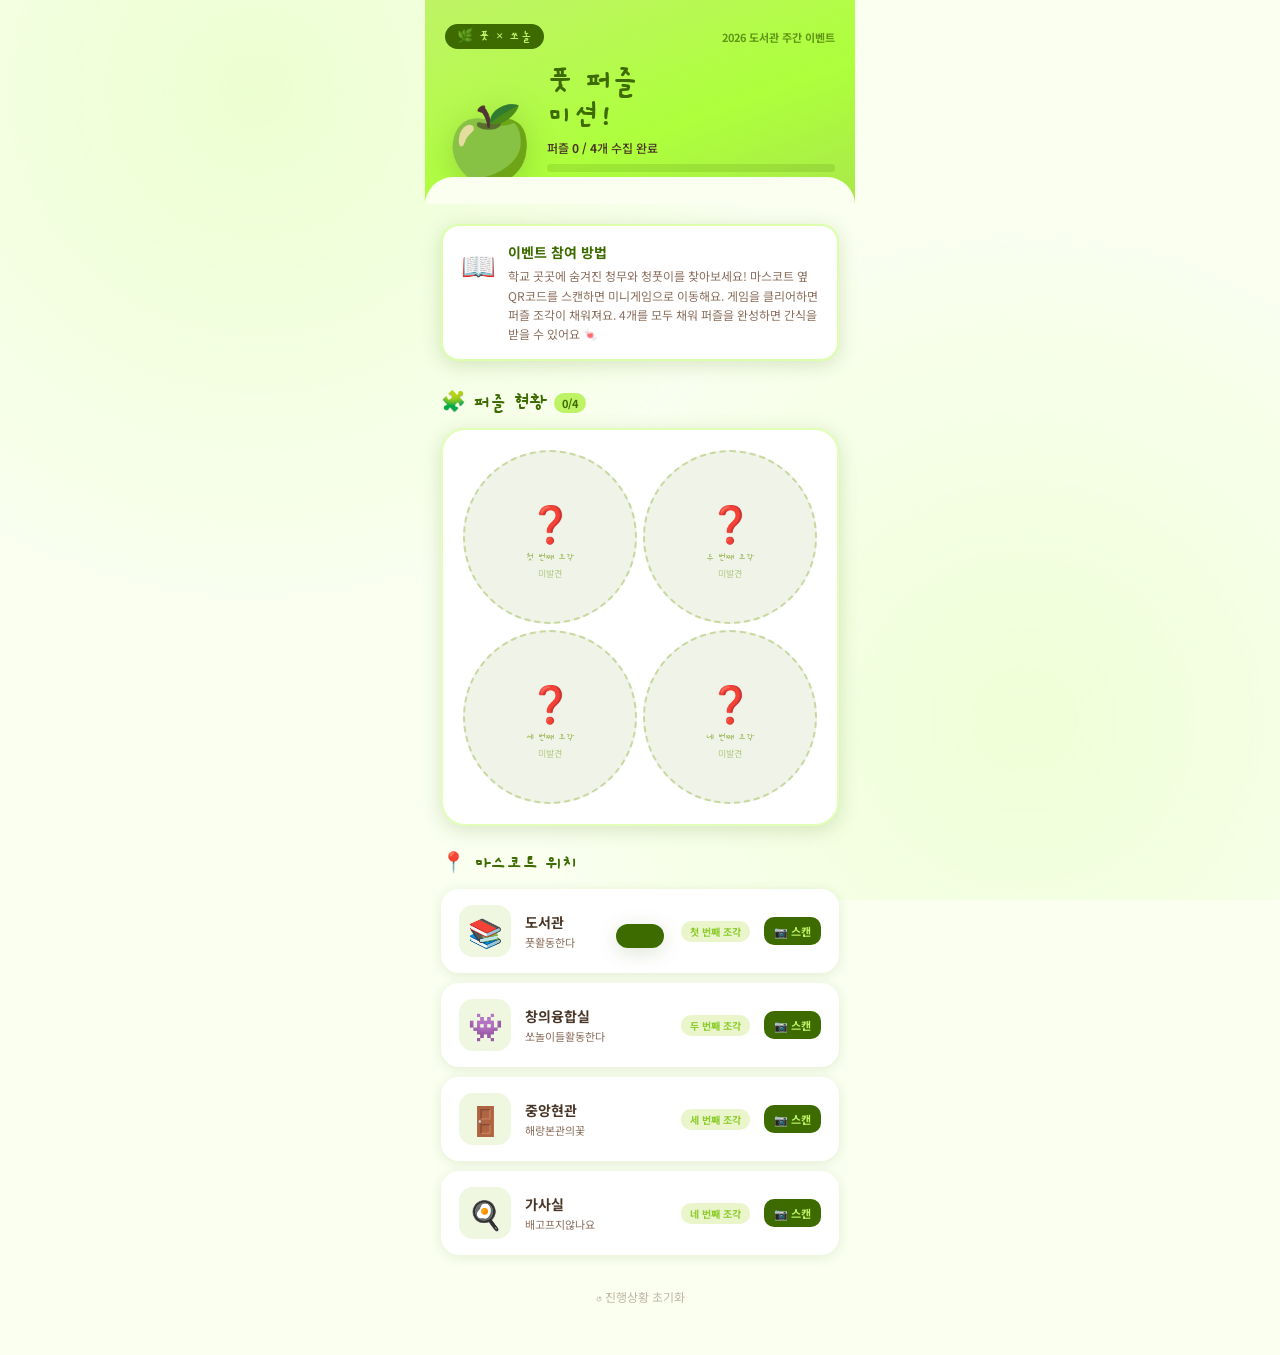
<file: index.html>
<!DOCTYPE html>
<html lang="ko">
<head>
<meta charset="UTF-8">
<meta name="viewport" content="width=device-width, initial-scale=1.0, maximum-scale=1.0, user-scalable=no">
<title>풋 퍼즐 이벤트 2026</title>
<link rel="stylesheet" href="style.css">
<link href="https://fonts.googleapis.com/css2?family=Gaegu:wght@400;700&family=Noto+Sans+KR:wght@400;500;700;900&display=swap" rel="stylesheet">
</head>

<body>
<div class="app">

  <div class="header">
    <div class="header-top">
      <div class="logo-badge">🌿 풋 × 쏘놀 </div>
      <div class="year-tag">2026 도서관 주간 이벤트</div>
    </div>
    <div class="header-mascot">
      <div class="big-apple">🍏</div>
      <div class="header-text">
        <h1>풋 퍼즐<br>미션!</h1>
        <p id="progress-text">퍼즐 <strong>0 / 4</strong>개 수집 완료</p>
        <div class="progress-bar-wrap" style="margin-top:8px">
          <div class="progress-bar-fill" id="progress-bar" style="width:0%"></div>
        </div>
      </div>
    </div>
  </div>

  <div class="info-card">
    <div class="info-icon">📖</div>
    <div class="info-text">
      <h3>이벤트 참여 방법</h3>
      <p>학교 곳곳에 숨겨진 청무와 청풋이를 찾아보세요! 마스코트 옆 QR코드를 스캔하면 미니게임으로 이동해요. 게임을 클리어하면 퍼즐 조각이 채워져요. 4개를 모두 채워 퍼즐을 완성하면 간식을 받을 수 있어요 🍬</p>
    </div>
  </div>

  <div class="section-title">
    <span>🧩 퍼즐 현황</span>
    <div class="count-badge" id="count-badge">0/4</div>
  </div>
  <div class="puzzle-picture">
    <div class="puzzle-grid" id="puzzle-grid"></div>
  </div>
  <div class="code-again" id="code-again" hidden>
    <button type="button" class="code-again-btn" onclick="showComplete()">🏆 완료 코드 다시 보기</button>
  </div>

  <div class="section-title" style="margin-top:24px">
    <span>📍 마스코트 위치</span>
  </div>
  <div class="location-list" id="location-list"></div>

  <div class="reset-link-wrap">
    <a href="#" class="reset-link" onclick="if(confirm('진짜로 초기화할까요? 모은 퍼즐 조각이 전부 사라져요.')){resetAll();} return false;">↺ 진행상황 초기화</a>
  </div>

  <div class="bottom-pad"></div>
</div>

<div class="complete-overlay" id="complete-overlay">
  <div class="complete-card">
    <div class="confetti-row">🎉🍏🎊</div>
    <div class="complete-title">완성!</div>
    <p class="complete-sub">4개의 퍼즐을 모두 모았어요!<br>아래 코드를 풋 부원에게<br>보여주면 간식을 받을 수 있어요 🍬</p>
    <div class="code-box">
      <div class="code-label">🏆 완료 코드</div>
      <div class="code-value" id="complete-code">----</div>
      <div class="code-hint">이 화면을 캡처해 두세요!</div>
    </div>
    <div class="complete-note">
      ※ 코드는 이 기기에 고유하게 발급됩니다.<br>한 번만 사용 가능하며 중복 수령은 불가합니다.
    </div>
    <button class="close-btn" onclick="closeComplete()">닫기 🍏</button>
  </div>
</div>

<div class="toast" id="toast"></div>

<script src="system.js"></script>
</body>
</html>
</file>
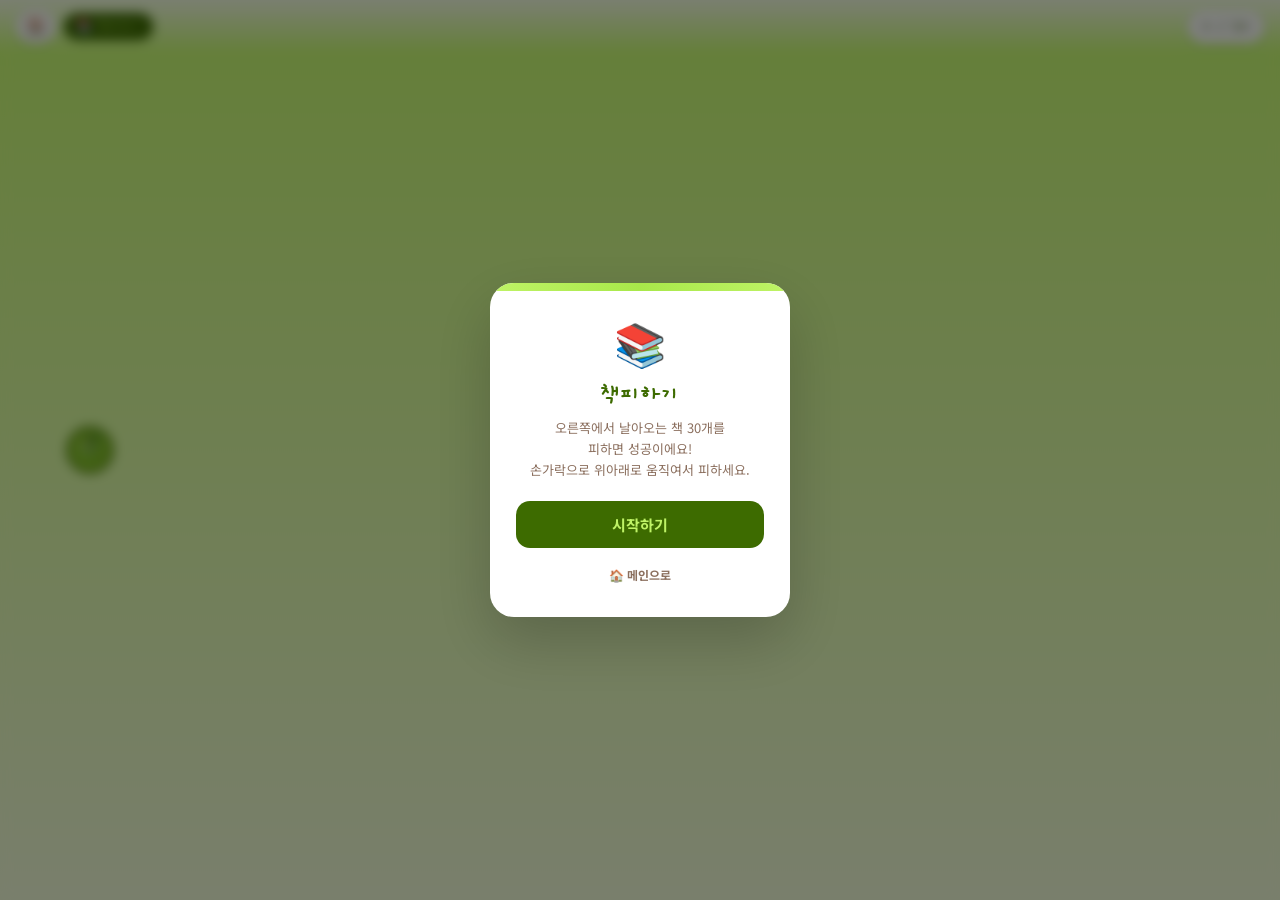
<file: dodge-books.html>
<!DOCTYPE html>
<html lang="ko">
<head>
<meta charset="UTF-8">
<meta name="viewport" content="width=device-width, initial-scale=1.0, maximum-scale=1.0, user-scalable=no">
<title>책피하기</title>
<link href="https://fonts.googleapis.com/css2?family=Gaegu:wght@400;700&family=Noto+Sans+KR:wght@400;500;700;900&display=swap" rel="stylesheet">
<style>
:root {
    --green: #BFF366;
    --green-dark: #8BCC2A;
    --green-deep: #3D6B00;
    --green-mid: #A8E84A;
    --cream: #FAFFF0;
    --brown: #4A3728;
    --brown-light: #8B6F5E;
    --radius-xl: 24px;
    --radius-lg: 18px;
    --radius-md: 14px;
    --shadow-sm: 0 2px 12px rgba(61,107,0,0.12);
    --shadow-lg: 0 24px 60px rgba(0,0,0,0.2);
}
* { margin:0; padding:0; box-sizing:border-box; -webkit-tap-highlight-color:transparent;
    -webkit-user-select:none; user-select:none; -webkit-touch-callout:none; }
html, body { height:100%; overflow:hidden; overscroll-behavior:none; background:var(--cream); font-family:'Noto Sans KR',sans-serif; position:relative; }
body { height:100dvh; }

.canvas-wrap { position:absolute; inset:0; touch-action:none; }
#game-canvas { display:block; width:100%; height:100%; }

.hud-top { position:absolute; top:0; left:0; right:0; display:flex; align-items:center; justify-content:space-between;
    padding:max(10px, env(safe-area-inset-top)) 16px 10px;
    background:linear-gradient(180deg, rgba(250,255,240,0.9) 0%, rgba(250,255,240,0) 100%); pointer-events:none; }
.logo-badge { background:var(--green-deep); color:var(--green); font-family:'Gaegu',cursive; font-size:13px; font-weight:700; padding:5px 12px; border-radius:var(--radius-lg); box-shadow:var(--shadow-sm); }
.progress-badge { background:white; color:var(--green-deep); font-family:'Gaegu',cursive; font-size:16px; font-weight:700; padding:6px 14px; border-radius:var(--radius-lg); box-shadow:var(--shadow-sm); }

.rotate-prompt { display:none; position:fixed; inset:0; z-index:2000; background:var(--cream); flex-direction:column; align-items:center; justify-content:center; gap:12px; text-align:center; }
.rotate-icon { font-size:48px; animation:rotateHint 1.6s ease-in-out infinite; }
@keyframes rotateHint { 0%,100%{transform:rotate(0deg);} 50%{transform:rotate(-90deg);} }
.rotate-prompt p { font-family:'Gaegu',cursive; font-size:20px; color:var(--green-deep); font-weight:700; }
@media (orientation:portrait) { .rotate-prompt{display:flex;} .canvas-wrap{display:none;} }

.overlay { position:fixed; inset:0; z-index:1000; background:rgba(0,0,0,0.5); backdrop-filter:blur(6px); display:flex; align-items:center; justify-content:center; padding:24px; opacity:0; pointer-events:none; transition:opacity 0.35s; }
.overlay.show { opacity:1; pointer-events:all; }
.overlay-card { background:white; border-radius:var(--radius-xl); padding:28px 26px; width:100%; max-width:300px; text-align:center; box-shadow:var(--shadow-lg); position:relative; overflow:hidden; transform:scale(0.8) translateY(30px); transition:transform 0.45s cubic-bezier(.34,1.56,.64,1); }
.overlay.show .overlay-card { transform:scale(1) translateY(0); }
.overlay-card::before { content:''; position:absolute; top:0; left:0; right:0; height:8px; background:linear-gradient(90deg, var(--green), var(--green-mid), var(--green)); }
.overlay-emoji { font-size:42px; margin-bottom:8px; }
.overlay-title { font-family:'Gaegu',cursive; font-size:24px; font-weight:700; color:var(--green-deep); margin-bottom:8px; }
.overlay-sub { font-size:13px; color:var(--brown-light); line-height:1.6; margin-bottom:20px; }
.overlay-btn { width:100%; padding:13px; border:none; border-radius:var(--radius-md); background:var(--green-deep); color:var(--green); font-size:15px; font-weight:700; font-family:'Noto Sans KR',sans-serif; cursor:pointer; }
.overlay-btn:active { transform:scale(0.97); }
.home-link { display:block; margin-top:12px; font-size:12px; font-weight:700; color:var(--brown-light); text-decoration:none; padding:6px; }
.home-link:active { opacity:0.6; }
</style>
</head>
<body>

<div class="canvas-wrap">
  <canvas id="game-canvas"></canvas>
  <div class="hud-top">
    <div style="display:flex; align-items:center; gap:8px;">
      <a href="/" class="progress-badge" title="메인으로" style="text-decoration:none; padding:6px 10px;">🏠</a>
      <div class="logo-badge">📚 책피하기</div>
    </div>
    <div class="progress-badge"><span id="progress-count">0</span> / 30</div>
  </div>
</div>

<div class="rotate-prompt">
  <div class="rotate-icon">🔄</div>
  <p>화면을 가로로 돌려주세요</p>
</div>

<div class="overlay show" id="title-overlay">
  <div class="overlay-card">
    <div class="overlay-emoji">📚</div>
    <div class="overlay-title">책피하기</div>
    <p class="overlay-sub">오른쪽에서 날아오는 책 30개를<br>피하면 성공이에요!<br>손가락으로 위아래로 움직여서 피하세요.</p>
    <button class="overlay-btn" id="start-btn">시작하기</button>
    <a class="home-link" href="/">🏠 메인으로</a>
  </div>
</div>

<div class="overlay" id="result-overlay">
  <div class="overlay-card">
    <div class="overlay-emoji" id="result-emoji">🎉</div>
    <div class="overlay-title" id="result-title">성공!</div>
    <p class="overlay-sub" id="result-sub"></p>
    <button class="overlay-btn" id="result-btn">다시 하기</button>
    <a class="home-link" id="home-link" href="/">🏠 메인으로</a>
  </div>
</div>

<script src="/progress.js"></script>
<script>
const canvas = document.getElementById('game-canvas');
const ctx = canvas.getContext('2d');
const progressEl = document.getElementById('progress-count');

const GOAL = 30;
const CONFIG = {
  playerRadius: 22,
  playerX: 90,
  bookWidth: 36,
  bookHeight: 52,

  bookSpeedRange: [300, 410],
  spawnIntervalRange: [420, 700],
  hitboxShrink: 0.85
};

let viewW = 0, viewH = 0;
let player = { y: 0, targetY: 0 };
let books = [];
let dodged = 0;
let spawnedCount = 0;
let gameOver = false;
let running = false;
let lastTimestamp = null;
let nextSpawnAt = 0;

function resizeCanvas() {
  const dpr = Math.min(window.devicePixelRatio || 1, 2);
  const rect = canvas.parentElement.getBoundingClientRect();
  viewW = rect.width; viewH = rect.height;
  canvas.width = Math.round(viewW * dpr);
  canvas.height = Math.round(viewH * dpr);
  canvas.style.width = viewW + 'px';
  canvas.style.height = viewH + 'px';
  ctx.setTransform(dpr, 0, 0, dpr, 0, 0);
  player.y = viewH / 2;
  player.targetY = player.y;
}
window.addEventListener('resize', resizeCanvas);
window.addEventListener('orientationchange', resizeCanvas);

function rand(min, max) { return min + Math.random() * (max - min); }
function clamp(v, min, max) { return Math.max(min, Math.min(max, v)); }

function setPlayerTargetFromClientY(clientY) {
  const rect = canvas.getBoundingClientRect();
  player.targetY = clamp(clientY - rect.top, CONFIG.playerRadius + 10, viewH - CONFIG.playerRadius - 10);
}
canvas.addEventListener('touchstart', (e) => setPlayerTargetFromClientY(e.touches[0].clientY), { passive: true });
canvas.addEventListener('touchmove', (e) => setPlayerTargetFromClientY(e.touches[0].clientY), { passive: true });
let mouseDown = false;
canvas.addEventListener('mousedown', (e) => { mouseDown = true; setPlayerTargetFromClientY(e.clientY); });
window.addEventListener('mousemove', (e) => { if (mouseDown) setPlayerTargetFromClientY(e.clientY); });
window.addEventListener('mouseup', () => { mouseDown = false; });

function spawnBook() {
  books.push({
    x: viewW + 40,
    y: rand(40, viewH - 40),
    speed: rand(CONFIG.bookSpeedRange[0], CONFIG.bookSpeedRange[1]),
    rotation: rand(-0.3, 0.3),
    rotationSpeed: rand(-1.5, 1.5),
    passed: false
  });
}

const playerImg = new Image();
let playerImgReady = false;
playerImg.onload = () => { playerImgReady = true; };
playerImg.src = '/assets/yabawi/char1.png';

function drawPlayer() {
  ctx.save();
  ctx.translate(CONFIG.playerX, player.y);
  if (playerImgReady && playerImg.naturalWidth) {

    const h = CONFIG.playerRadius * 3;
    const w = h * (playerImg.naturalWidth / playerImg.naturalHeight);
    ctx.drawImage(playerImg, -w / 2, -h / 2, w, h);
  } else {

    ctx.fillStyle = '#8BCC2A';
    ctx.beginPath();
    ctx.arc(0, 0, CONFIG.playerRadius, 0, Math.PI * 2);
    ctx.fill();
    ctx.strokeStyle = '#3D6B00';
    ctx.lineWidth = 3;
    ctx.stroke();
    ctx.font = '22px sans-serif';
    ctx.textAlign = 'center';
    ctx.textBaseline = 'middle';
    ctx.fillText('🍏', 0, -1);
  }
  ctx.restore();
}

const bookImg = new Image();
let bookImgReady = false;
bookImg.onload = () => { bookImgReady = true; };
bookImg.src = '/assets/dodge-books/book.png';

function drawBook(book) {
  ctx.save();
  ctx.translate(book.x, book.y);
  ctx.rotate(book.rotation);
  const w = CONFIG.bookWidth, h = CONFIG.bookHeight;
  if (bookImgReady && bookImg.naturalWidth) {
    ctx.drawImage(bookImg, -w/2, -h/2, w, h);
  } else {

    ctx.fillStyle = '#B4552D';
    ctx.fillRect(-w/2, -h/2, w, h);
    ctx.fillStyle = '#F4E9D8';
    ctx.fillRect(-w/2 + 4, -h/2 + 4, w - 10, h - 8);
    ctx.strokeStyle = '#7A3010';
    ctx.lineWidth = 2;
    ctx.strokeRect(-w/2, -h/2, w, h);
  }
  ctx.restore();
}

function drawSky() {
  const g = ctx.createLinearGradient(0, 0, 0, viewH);
  g.addColorStop(0, '#C8FF6E');
  g.addColorStop(1, '#F3FFD9');
  ctx.fillStyle = g;
  ctx.fillRect(0, 0, viewW, viewH);
}

function checkCollision(book) {
  const hitR = CONFIG.playerRadius * CONFIG.hitboxShrink;
  const bw = CONFIG.bookWidth * CONFIG.hitboxShrink;
  const bh = CONFIG.bookHeight * CONFIG.hitboxShrink;
  const closestX = clamp(CONFIG.playerX, book.x - bw/2, book.x + bw/2);
  const closestY = clamp(player.y, book.y - bh/2, book.y + bh/2);
  const dx = CONFIG.playerX - closestX;
  const dy = player.y - closestY;
  return (dx*dx + dy*dy) < hitR*hitR;
}

function endGame(success) {
  if (gameOver) return;
  gameOver = true;
  running = false;
  const overlay = document.getElementById('result-overlay');
  const emoji = document.getElementById('result-emoji');
  const title = document.getElementById('result-title');
  const sub = document.getElementById('result-sub');
  if (success) {
    emoji.textContent = '🎉';
    title.textContent = '성공!';
    sub.textContent = '책 ' + GOAL + '개를 전부 피했어요!';
  } else {
    emoji.textContent = '📕';
    title.textContent = '맞았어요!';
    sub.textContent = dodged + '개까지 피했어요. 다시 도전해보세요!';
  }

  document.getElementById('home-link').href = success ? '/?piece=3' : '/';
  if (typeof SiteProgress !== 'undefined') {
    SiteProgress.recordRun('dodgeBooks', { completed: success, bestDodged: dodged });
  }
  overlay.classList.add('show');
}

function update(dt, timestampMs) {
  player.y += (player.targetY - player.y) * 0.25;

  if (timestampMs >= nextSpawnAt && spawnedCount < GOAL) {
    spawnBook();
    spawnedCount++;
    nextSpawnAt = timestampMs + rand(CONFIG.spawnIntervalRange[0], CONFIG.spawnIntervalRange[1]);
  }

  for (let i = books.length - 1; i >= 0; i--) {
    const book = books[i];
    book.x -= book.speed * dt;
    book.rotation += book.rotationSpeed * dt;

    if (!book.passed && book.x < CONFIG.playerX - CONFIG.bookWidth) {
      book.passed = true;
      dodged++;
      progressEl.textContent = dodged;
      if (dodged >= GOAL) { endGame(true); return; }
    }

    if (checkCollision(book)) {
      endGame(false);
      return;
    }

    if (book.x < -60) books.splice(i, 1);
  }
}

function render() {
  drawSky();
  for (const book of books) drawBook(book);
  drawPlayer();
}

let rafId = null;
function loop(timestampMs) {
  if (!running) return;
  const dt = lastTimestamp !== null ? Math.min(0.05, (timestampMs - lastTimestamp) / 1000) : 1/60;
  lastTimestamp = timestampMs;
  update(dt, timestampMs);
  render();
  if (!gameOver) rafId = requestAnimationFrame(loop);
}

function startGame() {
  books = [];
  dodged = 0;
  spawnedCount = 0;
  gameOver = false;
  running = true;
  lastTimestamp = null;
  progressEl.textContent = 0;
  nextSpawnAt = 0;
  document.getElementById('title-overlay').classList.remove('show');
  document.getElementById('result-overlay').classList.remove('show');
  if (rafId) cancelAnimationFrame(rafId);
  rafId = requestAnimationFrame(loop);
}

document.getElementById('start-btn').addEventListener('click', startGame);
document.getElementById('result-btn').addEventListener('click', startGame);

resizeCanvas();
drawSky();
drawPlayer();
</script>
</body>
</html>
</file>
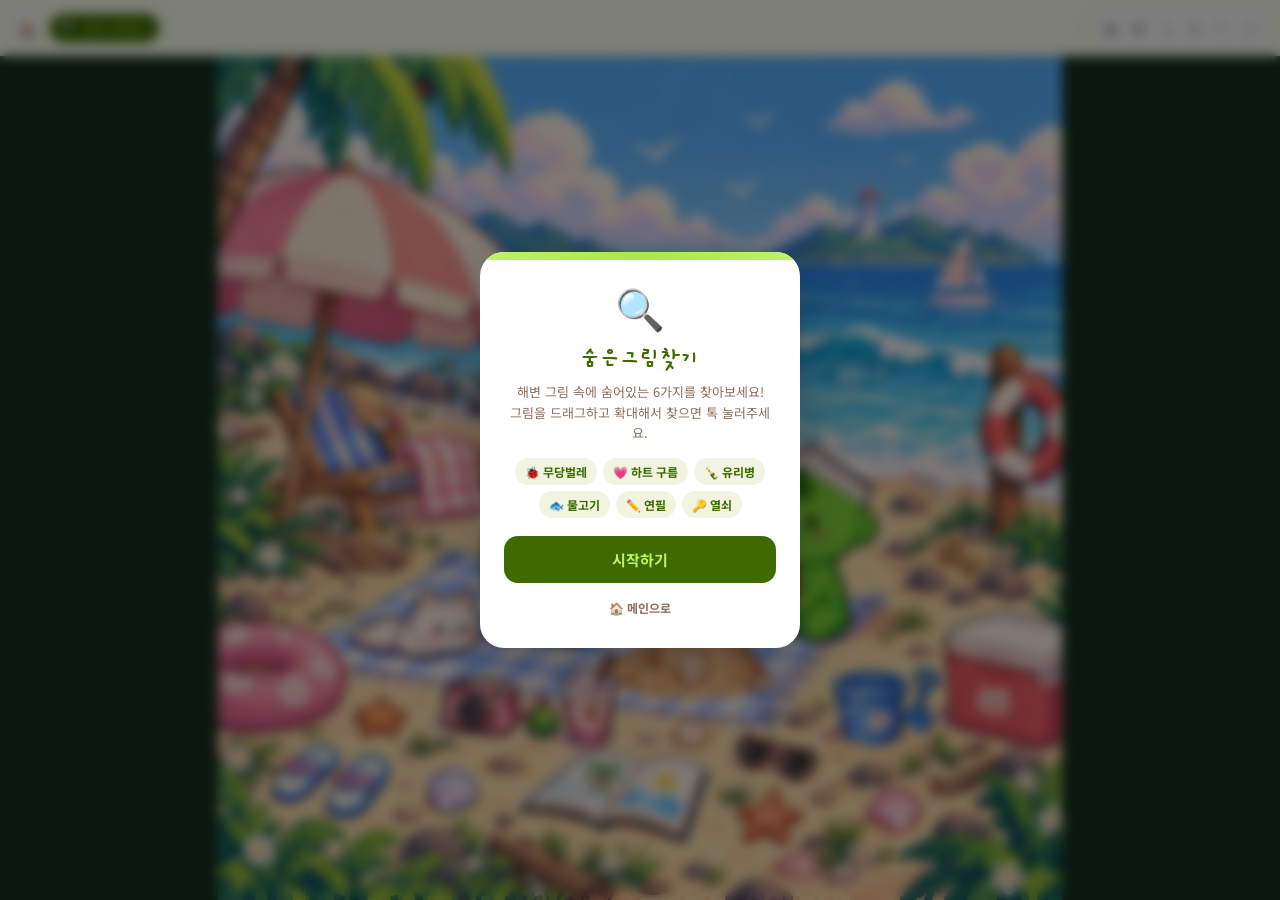
<file: hidden-picture.html>
<!DOCTYPE html>
<html lang="ko">
<head>
<meta charset="UTF-8">
<meta name="viewport" content="width=device-width, initial-scale=1.0, maximum-scale=1.0, user-scalable=no">
<title>숨은그림찾기</title>
<link href="https://fonts.googleapis.com/css2?family=Gaegu:wght@400;700&family=Noto+Sans+KR:wght@400;500;700;900&display=swap" rel="stylesheet">
<style>
:root {
    --green: #BFF366;
    --green-dark: #8BCC2A;
    --green-deep: #3D6B00;
    --green-mid: #A8E84A;
    --cream: #FAFFF0;
    --brown: #4A3728;
    --brown-light: #8B6F5E;
    --radius-xl: 24px;
    --radius-lg: 18px;
    --radius-md: 14px;
    --shadow-sm: 0 2px 12px rgba(61,107,0,0.12);
    --shadow-lg: 0 24px 60px rgba(0,0,0,0.2);
    --hud-h: 56px;
}
* { margin:0; padding:0; box-sizing:border-box; -webkit-tap-highlight-color:transparent;
    -webkit-user-select:none; user-select:none; -webkit-touch-callout:none; }
html, body { height:100%; overflow:hidden; overscroll-behavior:none; font-family:'Noto Sans KR',sans-serif; position:relative; }
body { background: linear-gradient(180deg, #C8FF6E 0%, #F3FFD9 100%); }

.hud-top {
    position:absolute; top:0; left:0; right:0; z-index:5; height:var(--hud-h);
    display:flex; align-items:center; justify-content:space-between;
    padding:max(8px, env(safe-area-inset-top)) 10px 8px;
    background:var(--cream);
    box-shadow:0 2px 10px rgba(61,107,0,0.15);
}
.hud-left { display:flex; align-items:center; gap:6px; }
.home-btn {
    width:34px; height:34px; border-radius:50%; background:white;
    display:flex; align-items:center; justify-content:center; font-size:15px;
    text-decoration:none; box-shadow:var(--shadow-sm); flex-shrink:0;
}
.home-btn:active { transform:scale(0.92); }
.title-badge { background:var(--green-deep); color:var(--green); font-family:'Gaegu',cursive; font-size:14px; font-weight:700; padding:5px 10px; border-radius:var(--radius-lg); box-shadow:var(--shadow-sm); white-space:nowrap; }

.find-list {
    display:flex; gap:4px; background:white; border-radius:var(--radius-lg);
    padding:5px 8px; box-shadow:var(--shadow-sm);
}
.find-item {
    width:24px; height:24px; border-radius:50%; background:#F0F4E0;
    display:flex; align-items:center; justify-content:center; font-size:14px;
    opacity:0.4; filter:grayscale(1); transition:all 0.3s;
}
.find-item.found { opacity:1; filter:none; background:var(--green); transform:scale(1.1); }

.viewport {
    position:absolute; top:var(--hud-h); left:0; right:0; bottom:0; z-index:1;
    overflow:hidden; touch-action:none; background:#16301f;
}
.stage { position:absolute; left:0; top:0; transform-origin:0 0; will-change:transform; }
.stage img { display:block; width:100%; height:100%; pointer-events:none; }
.found-ring {
    position:absolute; border:3px solid #fff; border-radius:50%;
    box-shadow:0 0 0 3px var(--green-dark), 0 0 14px rgba(0,0,0,0.35);
    transform:translate(-50%,-50%) scale(0); pointer-events:none;
    animation:ringPop 0.4s cubic-bezier(.34,1.56,.64,1) forwards;
}
@keyframes ringPop { to { transform:translate(-50%,-50%) scale(1); } }

.rotate-prompt { display:none; position:fixed; inset:0; z-index:2000; background:var(--cream); flex-direction:column; align-items:center; justify-content:center; gap:12px; text-align:center; }
.rotate-icon { font-size:48px; animation:rotateHint 1.6s ease-in-out infinite; }
@keyframes rotateHint { 0%,100%{transform:rotate(0deg);} 50%{transform:rotate(-90deg);} }
.rotate-prompt p { font-family:'Gaegu',cursive; font-size:20px; color:var(--green-deep); font-weight:700; }
@media (orientation:portrait) { .rotate-prompt{display:flex;} }

.zoom-hint {
    position:absolute; left:50%; bottom:max(14px, env(safe-area-inset-bottom)); transform:translateX(-50%);
    z-index:4; background:rgba(0,0,0,0.55); color:white; font-size:12px; font-weight:500;
    padding:7px 14px; border-radius:999px; pointer-events:none; transition:opacity 0.6s; white-space:nowrap;
}

.overlay { position:fixed; inset:0; z-index:1000; background:rgba(0,0,0,0.5); backdrop-filter:blur(6px); display:flex; align-items:center; justify-content:center; padding:24px; opacity:0; pointer-events:none; transition:opacity 0.35s; }
.overlay.show { opacity:1; pointer-events:all; }
.overlay-card { background:white; border-radius:var(--radius-xl); padding:26px 24px; width:100%; max-width:320px; text-align:center; box-shadow:var(--shadow-lg); position:relative; overflow:hidden; transform:scale(0.8) translateY(30px); transition:transform 0.45s cubic-bezier(.34,1.56,.64,1); }
.overlay.show .overlay-card { transform:scale(1) translateY(0); }
.overlay-card::before { content:''; position:absolute; top:0; left:0; right:0; height:8px; background:linear-gradient(90deg, var(--green), var(--green-mid), var(--green)); }
.overlay-emoji { font-size:40px; margin-bottom:8px; }
.overlay-title { font-family:'Gaegu',cursive; font-size:24px; font-weight:700; color:var(--green-deep); margin-bottom:8px; }
.overlay-sub { font-size:13px; color:var(--brown-light); line-height:1.6; margin-bottom:14px; }
.target-list { display:flex; flex-wrap:wrap; justify-content:center; gap:6px; margin-bottom:18px; }
.target-chip { background:#F0F4E0; color:var(--green-deep); font-size:12px; font-weight:700; padding:5px 10px; border-radius:999px; }
.overlay-btn { width:100%; padding:13px; border:none; border-radius:var(--radius-md); background:var(--green-deep); color:var(--green); font-size:15px; font-weight:700; font-family:'Noto Sans KR',sans-serif; cursor:pointer; }
.overlay-btn:active { transform:scale(0.97); }
.home-link { display:block; margin-top:10px; font-size:12px; font-weight:700; color:var(--brown-light); text-decoration:none; padding:6px; }
.home-link:active { opacity:0.6; }

.found-toast {
    position:fixed; z-index:6; pointer-events:none;
    font-family:'Gaegu',cursive; font-weight:700; color:#fff; text-shadow:0 1px 4px rgba(0,0,0,0.6);
    font-size:18px; opacity:0; transition:none; transform:translateX(-50%);
}
</style>
</head>
<body>

<div class="hud-top">
  <div class="hud-left">
    <a href="/" class="home-btn" title="메인으로">🏠</a>
    <div class="title-badge">🔍 숨은그림찾기</div>
  </div>
  <div class="find-list" id="find-list"></div>
</div>

<div class="viewport" id="viewport">
  <div class="stage" id="stage">
    <img id="scene" src="/assets/hidden/scene.webp" alt="해변 그림" draggable="false">
  </div>
</div>
<div class="zoom-hint" id="zoom-hint">두 손가락으로 확대 · 드래그로 이동</div>

<div class="rotate-prompt">
  <div class="rotate-icon">🔄</div>
  <p>화면을 가로로 돌려주세요</p>
</div>

<div class="overlay show" id="title-overlay">
  <div class="overlay-card">
    <div class="overlay-emoji">🔍</div>
    <div class="overlay-title">숨은그림찾기</div>
    <p class="overlay-sub">해변 그림 속에 숨어있는 6가지를 찾아보세요!<br>그림을 드래그하고 확대해서 찾으면 톡 눌러주세요.</p>
    <div class="target-list" id="target-list"></div>
    <button class="overlay-btn" id="start-btn">시작하기</button>
    <a class="home-link" href="/">🏠 메인으로</a>
  </div>
</div>

<div class="overlay" id="result-overlay">
  <div class="overlay-card">
    <div class="overlay-emoji">🎉</div>
    <div class="overlay-title">다 찾았어요!</div>
    <p class="overlay-sub" id="result-sub"></p>
    <button class="overlay-btn" id="result-btn">다시 하기</button>
    <a class="home-link" id="home-link" href="/">🏠 메인으로</a>
  </div>
</div>

<script src="/progress.js"></script>
<script>

const IMG_SIZE = 1254;
const HIDDEN_OBJECTS = [
  { id: 'ladybug', emoji: '🐞', label: '무당벌레', x: 305,  y: 48,  r: 70 },
  { id: 'heart',   emoji: '💗', label: '하트 구름', x: 1142, y: 175, r: 75 },
  { id: 'bottle',  emoji: '🍾', label: '유리병',   x: 358,  y: 485, r: 75 },
  { id: 'fish',    emoji: '🐟', label: '물고기',   x: 953,  y: 468, r: 80 },
  { id: 'pencil',  emoji: '✏️', label: '연필',     x: 225,  y: 752, r: 75 },
  { id: 'key',     emoji: '🔑', label: '열쇠',     x: 1105, y: 745, r: 70 }
];

let minZoom = 1;
let maxZoom = 6;

const viewport = document.getElementById('viewport');
const stage = document.getElementById('stage');
const findListEl = document.getElementById('find-list');
const hintEl = document.getElementById('zoom-hint');

let found = new Set();
let startTime = null;
let gameActive = false;

let S = 300, z = 1, tx = 0, ty = 0;

function clampPan() {
  const vw = viewport.clientWidth, vh = viewport.clientHeight;
  const s = S * z;
  tx = s <= vw ? (vw - s) / 2 : Math.min(0, Math.max(vw - s, tx));
  ty = s <= vh ? (vh - s) / 2 : Math.min(0, Math.max(vh - s, ty));
}
function applyTransform() {
  clampPan();
  stage.style.transform = `translate(${tx}px, ${ty}px) scale(${z})`;
}
let lastLandscape = null;
function layout() {
  const vw = viewport.clientWidth, vh = viewport.clientHeight;
  if (!vw || !vh) return;
  S = Math.min(vw, vh);
  minZoom = 1;
  maxZoom = 6;
  stage.style.width = S + 'px';
  stage.style.height = S + 'px';
  const landscape = vw >= vh;
  if (lastLandscape !== landscape) { z = minZoom; tx = 0; ty = 0; lastLandscape = landscape; }
  z = Math.min(maxZoom, Math.max(minZoom, z));
  applyTransform();
}
function resetView() {
  z = minZoom; tx = 0; ty = 0;
  layout();
}
function zoomAt(cx, cy, factor) {
  const nz = Math.min(maxZoom, Math.max(minZoom, z * factor));
  const k = nz / z;
  tx = cx - (cx - tx) * k;
  ty = cy - (cy - ty) * k;
  z = nz;
}
window.addEventListener('resize', layout);
window.addEventListener('orientationchange', () => setTimeout(layout, 200));

function renderFindList() {
  findListEl.innerHTML = '';
  for (const o of HIDDEN_OBJECTS) {
    const div = document.createElement('div');
    div.className = 'find-item' + (found.has(o.id) ? ' found' : '');
    div.textContent = o.emoji;
    div.title = o.label;
    findListEl.appendChild(div);
  }
}
(function renderTargetChips() {
  const el = document.getElementById('target-list');
  el.innerHTML = HIDDEN_OBJECTS.map(o => `<span class="target-chip">${o.emoji} ${o.label}</span>`).join('');
})();

function addRing(o) {
  const ring = document.createElement('div');
  ring.className = 'found-ring';
  ring.dataset.ring = o.id;
  const pct = (v) => (v / IMG_SIZE * 100) + '%';
  ring.style.left = pct(o.x);
  ring.style.top = pct(o.y);
  ring.style.width = pct(o.r * 2);
  ring.style.height = pct(o.r * 2);
  stage.appendChild(ring);
}
function spawnFoundFeedback(x, y, label) {
  const toast = document.createElement('div');
  toast.className = 'found-toast';
  toast.textContent = '✅ ' + label + '!';
  toast.style.left = x + 'px';
  toast.style.top = y + 'px';
  document.body.appendChild(toast);
  requestAnimationFrame(() => {
    toast.style.transition = 'transform 0.8s ease-out, opacity 0.8s ease-out';
    toast.style.transform = 'translateX(-50%) translateY(-30px)';
    toast.style.opacity = '1';
  });
  setTimeout(() => {
    toast.style.opacity = '0';
    setTimeout(() => toast.remove(), 300);
  }, 800);
}

function handleTap(clientX, clientY) {
  if (!gameActive) return;
  const rect = stage.getBoundingClientRect();
  const ix = (clientX - rect.left) / rect.width * IMG_SIZE;
  const iy = (clientY - rect.top) / rect.height * IMG_SIZE;
  for (const o of HIDDEN_OBJECTS) {
    if (found.has(o.id)) continue;
    if (Math.hypot(o.x - ix, o.y - iy) <= o.r) {
      found.add(o.id);
      addRing(o);
      renderFindList();
      spawnFoundFeedback(clientX, clientY, o.label);
      if (found.size >= HIDDEN_OBJECTS.length) setTimeout(endGame, 700);
      return;
    }
  }
}

const pointers = new Map();
let moved = false, pinched = false, startX = 0, startY = 0;

viewport.addEventListener('pointerdown', (e) => {
  try { viewport.setPointerCapture(e.pointerId); } catch (err) {}
  pointers.set(e.pointerId, { x: e.clientX, y: e.clientY });
  if (pointers.size === 1) { moved = false; pinched = false; startX = e.clientX; startY = e.clientY; }
  else pinched = true;
});
viewport.addEventListener('pointermove', (e) => {
  const prev = pointers.get(e.pointerId);
  if (!prev) return;
  const cur = { x: e.clientX, y: e.clientY };
  const vr = viewport.getBoundingClientRect();
  if (pointers.size === 1) {
    if (!moved && Math.hypot(cur.x - startX, cur.y - startY) > 8) moved = true;
    if (moved) { tx += cur.x - prev.x; ty += cur.y - prev.y; applyTransform(); }
    pointers.set(e.pointerId, cur);
  } else if (pointers.size === 2) {
    const before = [...pointers.values()];
    const oc = { x: (before[0].x + before[1].x) / 2, y: (before[0].y + before[1].y) / 2 };
    const od = Math.hypot(before[0].x - before[1].x, before[0].y - before[1].y);
    pointers.set(e.pointerId, cur);
    const after = [...pointers.values()];
    const nc = { x: (after[0].x + after[1].x) / 2, y: (after[0].y + after[1].y) / 2 };
    const nd = Math.hypot(after[0].x - after[1].x, after[0].y - after[1].y);
    if (od > 0) zoomAt(oc.x - vr.left, oc.y - vr.top, nd / od);
    tx += nc.x - oc.x; ty += nc.y - oc.y;
    applyTransform();
  }
});
function endPointer(e) {
  const wasSingle = pointers.size === 1;
  pointers.delete(e.pointerId);
  if (e.type === 'pointerup' && wasSingle && !moved && !pinched) handleTap(e.clientX, e.clientY);
}
viewport.addEventListener('pointerup', endPointer);
viewport.addEventListener('pointercancel', endPointer);

viewport.addEventListener('wheel', (e) => {
  e.preventDefault();
  const vr = viewport.getBoundingClientRect();
  zoomAt(e.clientX - vr.left, e.clientY - vr.top, e.deltaY < 0 ? 1.2 : 1 / 1.2);
  applyTransform();
}, { passive: false });

function startGame() {
  found = new Set();
  stage.querySelectorAll('.found-ring').forEach(r => r.remove());
  renderFindList();
  resetView();
  startTime = performance.now();
  gameActive = true;
  hintEl.style.opacity = '1';
  setTimeout(() => { hintEl.style.opacity = '0'; }, 4000);
  document.getElementById('title-overlay').classList.remove('show');
  document.getElementById('result-overlay').classList.remove('show');
}

function endGame() {
  gameActive = false;
  const elapsedSec = Math.round((performance.now() - startTime) / 1000);
  document.getElementById('result-sub').textContent = `${elapsedSec}초 만에 전부 찾았어요!`;

  if (typeof SiteProgress !== 'undefined') {
    SiteProgress.recordRun('hiddenPicture', { completed: true, lastTimeMs: elapsedSec * 1000 });
  }

  document.getElementById('home-link').href = '/?piece=4';

  document.getElementById('result-overlay').classList.add('show');
}

document.getElementById('start-btn').addEventListener('click', startGame);
document.getElementById('result-btn').addEventListener('click', startGame);

document.getElementById('scene').addEventListener('error', () => {
  viewport.insertAdjacentHTML('beforeend',
    '<div style="position:absolute;inset:0;display:flex;align-items:center;justify-content:center;color:#fff;font-weight:700;text-align:center;padding:24px">그림을 불러오지 못했어요.<br>새로고침 해주세요.</div>');
});

renderFindList();
layout();
hintEl.style.opacity = '0';
</script>
</body>
</html>
</file>
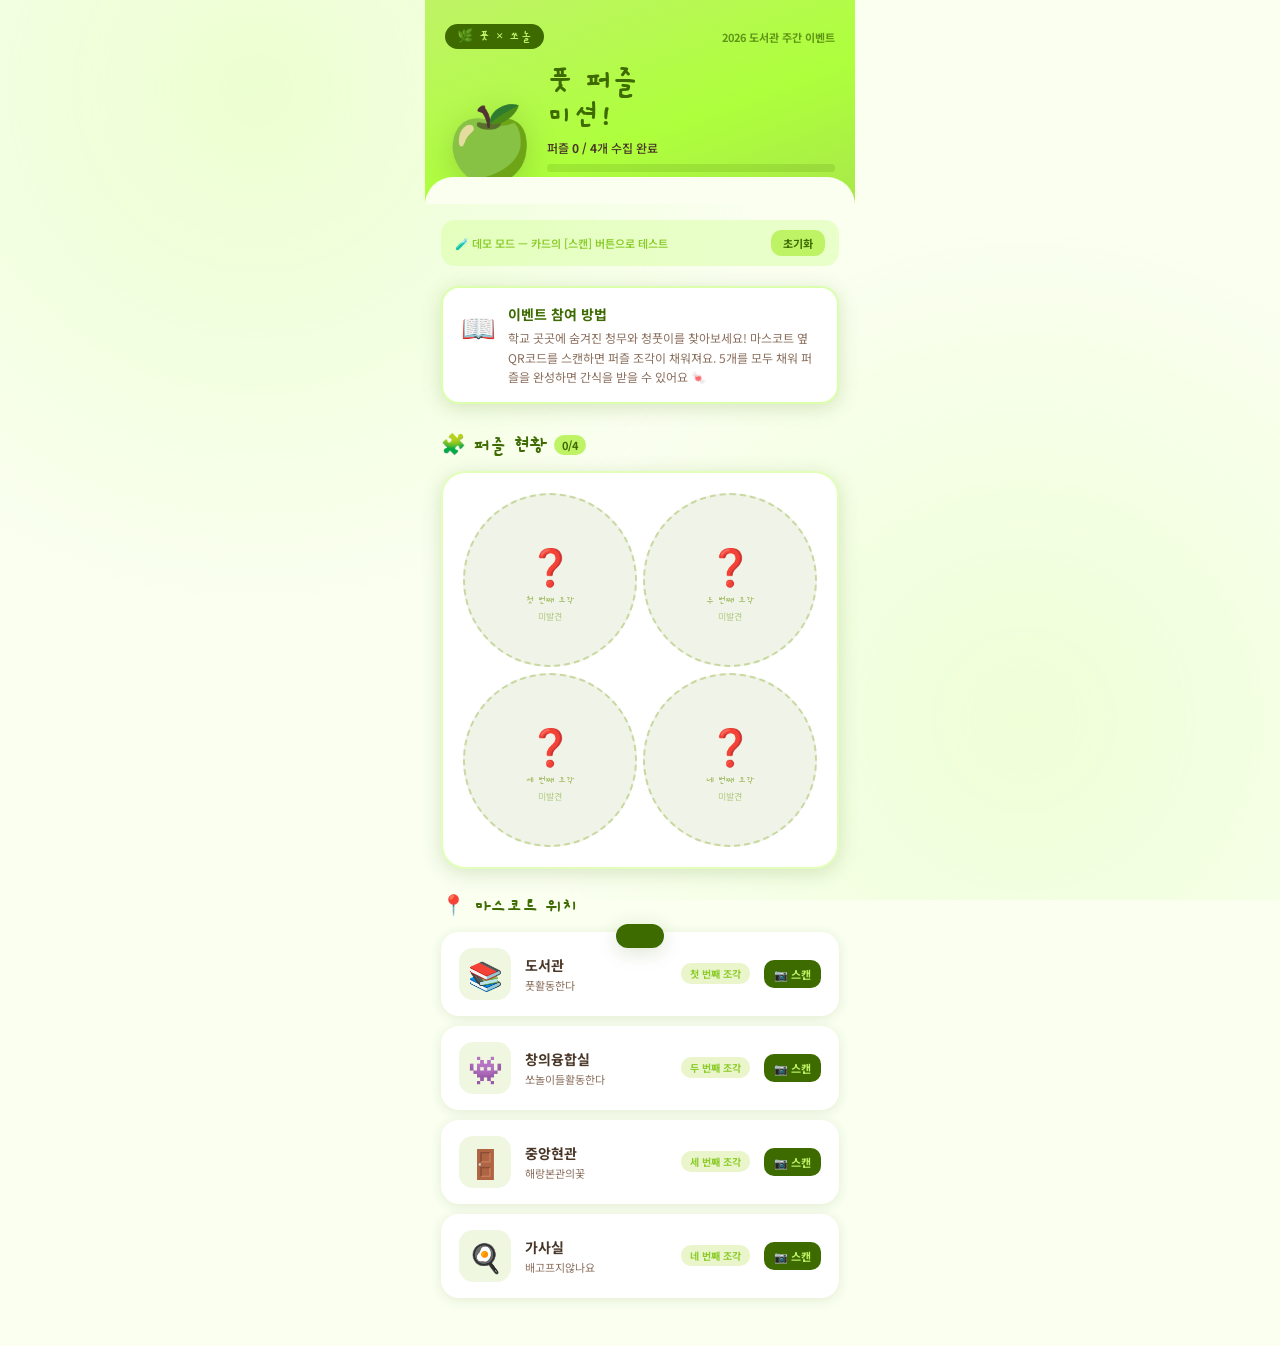
<file: index.html.html>
<!DOCTYPE html>
<html lang="ko">
<head>
<meta charset="UTF-8">
<meta name="viewport" content="width=device-width, initial-scale=1.0, maximum-scale=1.0, user-scalable=no">
<title>풋 퍼즐 이벤트 2026</title>
<link rel="stylesheet" href="style.css">
<link href="https://fonts.googleapis.com/css2?family=Gaegu:wght@400;700&family=Noto+Sans+KR:wght@400;500;700;900&display=swap" rel="stylesheet">
</head>

<body>
<div class="app">

  <!-- 헤더 -->
  <div class="header">
    <div class="header-top">
      <div class="logo-badge">🌿 풋 × 쏘놀 </div>
      <div class="year-tag">2026 도서관 주간 이벤트</div>
    </div>
    <div class="header-mascot">
      <div class="big-apple">🍏</div>
      <div class="header-text">
        <h1>풋 퍼즐<br>미션!</h1>
        <p id="progress-text">퍼즐 <strong>0 / 5</strong>개 수집 완료</p>
        <div class="progress-bar-wrap" style="margin-top:8px">
          <div class="progress-bar-fill" id="progress-bar" style="width:0%"></div>
        </div>
      </div>
    </div>
  </div>

  <!-- 데모 안내 -->
  <div class="demo-bar">
    <span>🧪 데모 모드 — 카드의 [스캔] 버튼으로 테스트</span>
    <button class="reset-btn" onclick="resetAll()">초기화</button>
  </div>

  <!-- 안내 -->
  <div class="info-card">
    <div class="info-icon">📖</div>
    <div class="info-text">
      <h3>이벤트 참여 방법</h3>
      <p>학교 곳곳에 숨겨진 청무와 청풋이를 찾아보세요! 마스코트 옆 QR코드를 스캔하면 퍼즐 조각이 채워져요. 5개를 모두 채워 퍼즐을 완성하면 간식을 받을 수 있어요 🍬</p>
    </div>
  </div>

  <!-- 퍼즐 큰 그림 -->
  <div class="section-title">
    <span>🧩 퍼즐 현황</span>
    <div class="count-badge" id="count-badge">0/5</div>
  </div>
  <div class="puzzle-picture">
    <div class="puzzle-grid" id="puzzle-grid">
      <!-- JS로 생성 -->
    </div>
  </div>

  <!-- 위치 리스트 -->
  <div class="section-title" style="margin-top:24px">
    <span>📍 마스코트 위치</span>
  </div>
  <div class="location-list" id="location-list">
    <!-- JS로 생성 -->
  </div>

  <div class="bottom-pad"></div>
</div>

<!-- 완료 오버레이 -->
<div class="complete-overlay" id="complete-overlay">
  <div class="complete-card">
    <div class="confetti-row">🎉🍏🎊</div>
    <div class="complete-title">완성!</div>
    <p class="complete-sub">5개의 퍼즐을 모두 모았어요!<br>아래 코드를 풋 부원에게<br>보여주면 간식을 받을 수 있어요 🍬</p>
    <div class="code-box">
      <div class="code-label">🏆 완료 코드</div>
      <div class="code-value" id="complete-code">----</div>
      <div class="code-hint">이 화면을 캡처해 두세요!</div>
    </div>
    <div class="complete-note">
      ※ 코드는 이 기기에 고유하게 발급됩니다.<br>한 번만 사용 가능하며 중복 수령은 불가합니다.
    </div>
    <button class="close-btn" onclick="closeComplete()">닫기 🍏</button>
  </div>
</div>

<!-- 토스트 -->
<div class="toast" id="toast"></div>

<script src="system.js"></script>
</body>
</html>
</file>
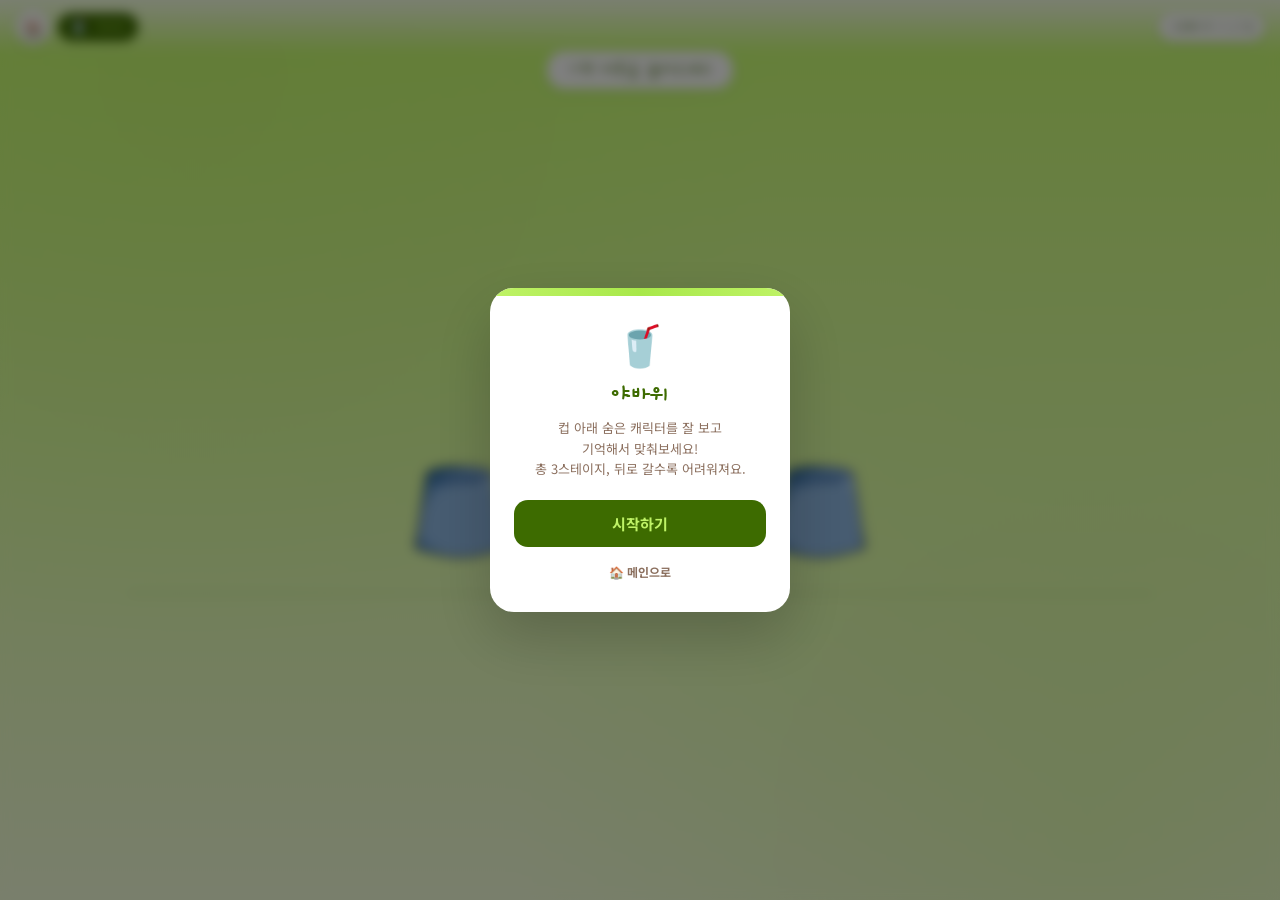
<file: yabawi.html>
<!DOCTYPE html>
<html lang="ko">
<head>
<meta charset="UTF-8">
<meta name="viewport" content="width=device-width, initial-scale=1.0, maximum-scale=1.0, user-scalable=no">
<title>야바위</title>
<link href="https://fonts.googleapis.com/css2?family=Gaegu:wght@400;700&family=Noto+Sans+KR:wght@400;500;700;900&display=swap" rel="stylesheet">
<style>
:root {
    --green: #BFF366;
    --green-dark: #8BCC2A;
    --green-deep: #3D6B00;
    --green-mid: #A8E84A;
    --cream: #FAFFF0;
    --brown: #4A3728;
    --brown-light: #8B6F5E;
    --radius-xl: 24px;
    --radius-lg: 18px;
    --radius-md: 14px;
    --radius-sm: 10px;
    --shadow-sm: 0 2px 12px rgba(61,107,0,0.12);
    --shadow-md: 0 4px 20px rgba(61,107,0,0.18);
    --shadow-lg: 0 24px 60px rgba(0,0,0,0.2);
}
* { margin:0; padding:0; box-sizing:border-box; -webkit-tap-highlight-color:transparent;
    -webkit-user-select:none; user-select:none; -webkit-touch-callout:none; }
html, body { height:100%; overflow:hidden; overscroll-behavior:none; font-family:'Noto Sans KR',sans-serif; position:relative; }
body {
    background: linear-gradient(180deg, #C8FF6E 0%, #F3FFD9 100%);
}
body::before {
    content:'';
    position:fixed;
    inset:0;
    background-image:
        radial-gradient(circle at 15% 8%, rgba(191,243,102,0.35) 0%, transparent 42%),
        radial-gradient(circle at 85% 92%, rgba(191,243,102,0.28) 0%, transparent 42%);
    pointer-events:none;
    z-index:0;
}

.canvas-wrap { position:absolute; inset:0; touch-action:none; z-index:1; }
#game-canvas { display:block; width:100%; height:100%; }

.hud-top {
    position:absolute; top:0; left:0; right:0; z-index:2;
    display:flex; align-items:center; justify-content:space-between;
    padding:max(10px, env(safe-area-inset-top)) 16px 10px;
    background:linear-gradient(180deg, rgba(250,255,240,0.9) 0%, rgba(250,255,240,0) 100%);
    pointer-events:none;
}
.hud-top > * { pointer-events:auto; }
.hud-left { display:flex; align-items:center; gap:8px; }
.home-btn {
    width:34px; height:34px; border-radius:50%;
    background:white; display:flex; align-items:center; justify-content:center;
    font-size:15px; text-decoration:none; box-shadow:var(--shadow-sm); flex-shrink:0;
}
.home-btn:active { transform:scale(0.92); }
.title-badge { background:var(--green-deep); color:var(--green); font-family:'Gaegu',cursive; font-size:14px; font-weight:700; padding:5px 12px; border-radius:var(--radius-lg); box-shadow:var(--shadow-sm); }
.stage-badge { background:white; color:var(--green-deep); font-family:'Gaegu',cursive; font-size:14px; font-weight:700; padding:5px 12px; border-radius:var(--radius-lg); box-shadow:var(--shadow-sm); }

.message-bar {
    position:absolute; top:50px; left:50%; transform:translateX(-50%); z-index:2;
    background:white; border-radius:var(--radius-lg); padding:8px 20px; text-align:center;
    box-shadow:var(--shadow-sm); border:2px solid rgba(195,255,116,0.6); pointer-events:none;
    white-space:nowrap;
}
.message-bar p { font-family:'Gaegu',cursive; font-size:16px; color:var(--green-deep); font-weight:700; }

.tap-hint {
    position:absolute; bottom:max(12px, env(safe-area-inset-bottom)); left:50%; transform:translateX(-50%); z-index:2;
    font-size:12px; color:var(--brown-light); font-weight:700; text-align:center; min-height:16px; pointer-events:none;
}

.rotate-prompt { display:none; position:fixed; inset:0; z-index:2000; background:var(--cream); flex-direction:column; align-items:center; justify-content:center; gap:12px; text-align:center; }
.rotate-icon { font-size:48px; animation:rotateHint 1.6s ease-in-out infinite; }
@keyframes rotateHint { 0%,100%{transform:rotate(0deg);} 50%{transform:rotate(-90deg);} }
.rotate-prompt p { font-family:'Gaegu',cursive; font-size:20px; color:var(--green-deep); font-weight:700; }
@media (orientation:portrait) { .rotate-prompt{display:flex;} .canvas-wrap, .hud-top, .message-bar, .tap-hint {display:none;} }

.overlay { position:fixed; inset:0; z-index:1000; background:rgba(0,0,0,0.5); backdrop-filter:blur(6px); display:flex; align-items:center; justify-content:center; padding:24px; opacity:0; pointer-events:none; transition:opacity 0.35s; }
.overlay.show { opacity:1; pointer-events:all; }
.overlay-card { background:white; border-radius:var(--radius-xl); padding:26px 24px; width:100%; max-width:300px; text-align:center; box-shadow:var(--shadow-lg); position:relative; overflow:hidden; transform:scale(0.8) translateY(30px); transition:transform 0.45s cubic-bezier(.34,1.56,.64,1); }
.overlay.show .overlay-card { transform:scale(1) translateY(0); }
.overlay-card::before { content:''; position:absolute; top:0; left:0; right:0; height:8px; background:linear-gradient(90deg, var(--green), var(--green-mid), var(--green)); }
.overlay-emoji { font-size:40px; margin-bottom:8px; }
.overlay-title { font-family:'Gaegu',cursive; font-size:24px; font-weight:700; color:var(--green-deep); margin-bottom:8px; }
.overlay-sub { font-size:13px; color:var(--brown-light); line-height:1.6; margin-bottom:20px; }
.overlay-btn { width:100%; padding:13px; border:none; border-radius:var(--radius-md); background:var(--green-deep); color:var(--green); font-size:15px; font-weight:700; font-family:'Noto Sans KR',sans-serif; cursor:pointer; }
.overlay-btn:active { transform:scale(0.97); }
.home-link { display:block; margin-top:10px; font-size:12px; font-weight:700; color:var(--brown-light); text-decoration:none; padding:6px; }
.home-link:active { opacity:0.6; }
</style>
</head>
<body>

<div class="canvas-wrap">
  <canvas id="game-canvas"></canvas>
</div>

<div class="hud-top">
  <div class="hud-left">
    <a href="/" class="home-btn" title="메인으로">🏠</a>
    <div class="title-badge">🥤 야바위</div>
  </div>
  <div class="stage-badge" id="stage-label">스테이지 1 / 3</div>
</div>

<div class="message-bar"><p id="message">시작 버튼을 눌러주세요</p></div>
<div class="tap-hint" id="tap-hint"></div>

<div class="rotate-prompt">
  <div class="rotate-icon">🔄</div>
  <p>화면을 가로로 돌려주세요</p>
</div>

<div class="overlay show" id="title-overlay">
  <div class="overlay-card">
    <div class="overlay-emoji">🥤</div>
    <div class="overlay-title">야바위</div>
    <p class="overlay-sub">컵 아래 숨은 캐릭터를 잘 보고<br>기억해서 맞춰보세요!<br>총 3스테이지, 뒤로 갈수록 어려워져요.</p>
    <button class="overlay-btn" id="start-btn">시작하기</button>
    <a class="home-link" href="/">🏠 메인으로</a>
  </div>
</div>

<div class="overlay" id="result-overlay">
  <div class="overlay-card">
    <div class="overlay-emoji" id="result-emoji">🎉</div>
    <div class="overlay-title" id="result-title">정답!</div>
    <p class="overlay-sub" id="result-sub"></p>
    <button class="overlay-btn" id="result-btn">다음</button>
    <a class="home-link" id="home-link" href="/">🏠 메인으로</a>
  </div>
</div>

<script src="/progress.js"></script>
<script>

const CHARACTERS = {
  cheongfoot: { label: '청풋', img: 'char2', imgRatio: 360 / 331 },
  cheongmu:   { label: '청무', img: 'char1', imgRatio: 313 / 360 }
};

const ASSET_SRCS = {
  cup:  '/assets/yabawi/cup.png',
  char1: '/assets/yabawi/char1.png',
  char2: '/assets/yabawi/char2.png'
};
const assetImages = {};
let assetsReady = false;
function preloadImages(srcs, done) {
  const keys = Object.keys(srcs);
  let remaining = keys.length;
  keys.forEach(key => {
    const img = new Image();
    img.onload = img.onerror = () => { remaining--; if (remaining === 0) done(); };
    img.src = srcs[key];
    assetImages[key] = img;
  });
}

const STAGES = [
  { cupCount: 3, character: 'cheongfoot', swapCountRange: [4, 6],  swapDurationRange: [550, 750] },
  { cupCount: 3, character: 'cheongmu',   swapCountRange: [6, 8],  swapDurationRange: [420, 560] },
  { cupCount: 5, character: 'cheongfoot', swapCountRange: [9, 13], swapDurationRange: [300, 420] }
];

const canvas = document.getElementById('game-canvas');
const ctx = canvas.getContext('2d');
const messageEl = document.getElementById('message');
const stageLabelEl = document.getElementById('stage-label');
const tapHintEl = document.getElementById('tap-hint');

let stageIndex = 0;
let cups = [];
let canvasW = 800, canvasH = 400;
let inputEnabled = false;

function resizeCanvas() {
  const dpr = Math.min(window.devicePixelRatio || 1, 2);
  const rect = canvas.parentElement.getBoundingClientRect();
  canvasW = rect.width;
  canvasH = rect.height;
  canvas.width = Math.round(canvasW * dpr);
  canvas.height = Math.round(canvasH * dpr);
  canvas.style.width = canvasW + 'px';
  canvas.style.height = canvasH + 'px';
  ctx.setTransform(dpr, 0, 0, dpr, 0, 0);
  if (cups.length > 0) {
    const stage = STAGES[stageIndex];
    cups.forEach((cup, i) => {
      const x = slotX(i, stage.cupCount);
      cup.x = x; cup.targetX = x;
    });
  }
}
window.addEventListener('resize', resizeCanvas);
window.addEventListener('orientationchange', resizeCanvas);

function lerp(a, b, t) { return a + (b - a) * t; }
function rand(min, max) { return min + Math.random() * (max - min); }
function randInt(min, max) { return Math.floor(rand(min, max + 1)); }

function slotX(slot, count) {
  const maxWidth = Math.min(canvasW - 80, 620);
  const startX = (canvasW - maxWidth) / 2 + 40;
  const usable = maxWidth - 80;
  return startX + (usable * (slot + 0.5)) / count;
}

function setupStage() {
  const stage = STAGES[stageIndex];
  const correctSlot = randInt(0, stage.cupCount - 1);
  cups = [];
  for (let i = 0; i < stage.cupCount; i++) {
    const x = slotX(i, stage.cupCount);
    cups.push({ slot: i, x, targetX: x, correct: i === correctSlot, lifted: 0 });
  }
  stageLabelEl.textContent = `스테이지 ${stageIndex + 1} / ${STAGES.length}`;
}

function drawCharacter(x, y, characterKey, scale = 1) {
  const c = CHARACTERS[characterKey];
  const img = assetImages[c.img];
  const h = 64 * scale;
  const w = h * c.imgRatio;
  ctx.save();
  ctx.translate(x, y);
  if (assetsReady && img && img.naturalWidth) {
    ctx.drawImage(img, -w / 2, -h, w, h);
  } else {
    ctx.fillStyle = '#8BCC2A';
    ctx.beginPath();
    ctx.arc(0, -h / 2, 24 * scale, 0, Math.PI * 2);
    ctx.fill();
  }
  ctx.fillStyle = '#3D6B00';
  ctx.font = 'bold ' + (10 * scale) + 'px "Noto Sans KR", sans-serif';
  ctx.textAlign = 'center';
  ctx.fillText(c.label, 0, 12 * scale);
  ctx.restore();
}

const CUP_IMG_RATIO = 349 / 360;

function drawCup(cup) {
  const baseY = canvasH * 0.62;
  const liftY = cup.lifted * 46;
  const bottomY = baseY - liftY;
  const cupH = 92;
  const cupW = cupH * CUP_IMG_RATIO;
  const img = assetImages.cup;

  ctx.save();
  ctx.globalAlpha = 1 - cup.lifted * 0.15;
  if (assetsReady && img && img.naturalWidth) {
    ctx.drawImage(img, cup.x - cupW / 2, bottomY - cupH, cupW, cupH);
  } else {
    ctx.fillStyle = '#E8F5D0';
    ctx.fillRect(cup.x - cupW / 2, bottomY - cupH, cupW, cupH);
  }
  ctx.restore();
}

function render() {
  ctx.clearRect(0, 0, canvasW, canvasH);
  const stage = STAGES[stageIndex];
  const groundY = canvasH * 0.66;
  ctx.strokeStyle = 'rgba(61,107,0,0.15)';
  ctx.lineWidth = 2;
  ctx.beginPath();
  ctx.moveTo(canvasW * 0.1, groundY);
  ctx.lineTo(canvasW * 0.9, groundY);
  ctx.stroke();

  for (const cup of cups) {
    if (cup.lifted > 0.05) {
      drawCharacter(cup.x, groundY - 6, stage.character, 0.9);
    }
    drawCup(cup);
  }
}

function loop() {
  render();
  requestAnimationFrame(loop);
}

function startStage() {
  setupStage();
  inputEnabled = false;
  messageEl.textContent = '잘 보고 기억하세요!';
  tapHintEl.textContent = '';
  animateLift(cups.find(c => c.correct), 1, 500, () => {
    setTimeout(() => {
      animateLift(cups.find(c => c.correct), 0, 400, () => {
        shuffleCups();
      });
    }, 900);
  });
}

function animateLift(cup, target, duration, done) {
  const start = cup.lifted;
  const t0 = performance.now();
  function step(t) {
    const p = Math.min(1, (t - t0) / duration);
    cup.lifted = lerp(start, target, p);
    if (p < 1) requestAnimationFrame(step);
    else { cup.lifted = target; if (done) done(); }
  }
  requestAnimationFrame(step);
}

function shuffleCups() {
  const stage = STAGES[stageIndex];
  const swapCount = randInt(stage.swapCountRange[0], stage.swapCountRange[1]);
  messageEl.textContent = '섞는 중...';
  let i = 0;
  function doSwap() {
    if (i >= swapCount) {
      messageEl.textContent = '컵을 골라보세요!';
      tapHintEl.textContent = '원하는 컵을 눌러주세요';
      inputEnabled = true;
      return;
    }
    const duration = randInt(stage.swapDurationRange[0], stage.swapDurationRange[1]);
    const a = randInt(0, cups.length - 1);
    let b = randInt(0, cups.length - 1);
    while (b === a) b = randInt(0, cups.length - 1);

    const cupA = cups[a], cupB = cups[b];
    const startAx = cupA.x, startBx = cupB.x;
    const t0 = performance.now();
    function step(t) {
      const p = Math.min(1, (t - t0) / duration);
      const eased = p < 0.5 ? 2*p*p : 1 - Math.pow(-2*p+2,2)/2;
      cupA.x = lerp(startAx, startBx, eased);
      cupB.x = lerp(startBx, startAx, eased);
      if (p < 1) requestAnimationFrame(step);
      else {
        cupA.x = startBx; cupB.x = startAx;
        i++;
        doSwap();
      }
    }
    requestAnimationFrame(step);
  }
  doSwap();
}

function handleGuess(cup) {
  inputEnabled = false;
  tapHintEl.textContent = '';
  animateLift(cup, 1, 400, () => {
    if (cup.correct) {
      showResult(true);
    } else {
      const correctCup = cups.find(c => c.correct);
      animateLift(correctCup, 1, 400, () => showResult(false));
    }
  });
}

function showResult(success) {
  const overlay = document.getElementById('result-overlay');
  const emoji = document.getElementById('result-emoji');
  const title = document.getElementById('result-title');
  const sub = document.getElementById('result-sub');
  const btn = document.getElementById('result-btn');
  document.getElementById('home-link').href = '/';

  if (success && stageIndex < STAGES.length - 1) {
    emoji.textContent = '🎉';
    title.textContent = '정답!';
    sub.textContent = '다음 스테이지로 넘어갈게요.';
    btn.textContent = '다음 스테이지';
    btn.onclick = () => { overlay.classList.remove('show'); stageIndex++; startStage(); };
    if (typeof SiteProgress !== 'undefined') {
      SiteProgress.recordRun('yabawi', { completed: false, bestStageReached: stageIndex + 1 });
    }
  } else if (success && stageIndex === STAGES.length - 1) {
    emoji.textContent = '🏆';
    title.textContent = '클리어!';
    sub.textContent = '3스테이지를 모두 성공했어요!';
    btn.textContent = '처음부터 다시';
    btn.onclick = () => { overlay.classList.remove('show'); stageIndex = 0; startStage(); };

    document.getElementById('home-link').href = '/?piece=2';
    if (typeof SiteProgress !== 'undefined') {
      SiteProgress.recordRun('yabawi', { completed: true, bestStageReached: STAGES.length });
    }
  } else {
    emoji.textContent = '😵';
    title.textContent = '틀렸어요!';
    sub.textContent = '다시 도전해보세요.';
    btn.textContent = '이 스테이지 다시';
    btn.onclick = () => { overlay.classList.remove('show'); startStage(); };
  }
  overlay.classList.add('show');
}

canvas.addEventListener('click', (e) => {
  if (!inputEnabled) return;
  const rect = canvas.getBoundingClientRect();
  const x = e.clientX - rect.left;
  let closest = null, closestDist = Infinity;
  for (const cup of cups) {
    const d = Math.abs(cup.x - x);
    if (d < closestDist) { closestDist = d; closest = cup; }
  }
  if (closest && closestDist < 45) handleGuess(closest);
});
canvas.addEventListener('touchstart', (e) => {
  if (!inputEnabled) return;
  const rect = canvas.getBoundingClientRect();
  const x = e.touches[0].clientX - rect.left;
  let closest = null, closestDist = Infinity;
  for (const cup of cups) {
    const d = Math.abs(cup.x - x);
    if (d < closestDist) { closestDist = d; closest = cup; }
  }
  if (closest && closestDist < 45) handleGuess(closest);
}, { passive: true });

document.getElementById('start-btn').addEventListener('click', () => {
  document.getElementById('title-overlay').classList.remove('show');
  startStage();
});

resizeCanvas();
setupStage();
preloadImages(ASSET_SRCS, () => { assetsReady = true; });
loop();
</script>
</body>
</html>
</file>
<file: style.css>
:root {
    --green: #BFF366;
    --green-dark: #8BCC2A;
    --green-deep: #3D6B00;
    --green-mid: #A8E84A;
    --cream: #FAFFF0;
    --brown: #4A3728;
    --brown-light: #8B6F5E;
    --shadow: rgba(61,107,0,0.18);

    --radius-xl: 24px;
    --radius-lg: 18px;
    --radius-md: 14px;
    --radius-sm: 10px;

    --shadow-sm: 0 2px 12px rgba(61,107,0,0.12);
    --shadow-md: 0 4px 20px rgba(61,107,0,0.18);
    --shadow-lg: 0 24px 60px rgba(0,0,0,0.2);

    --space-xs: 6px;
    --space-sm: 12px;
    --space-md: 16px;
    --space-lg: 24px;
    --space-xl: 32px;
}

  * { margin: 0; padding: 0; box-sizing: border-box; -webkit-tap-highlight-color: transparent; }

  body {
    background: var(--cream);
    font-family: 'Noto Sans KR', sans-serif;
    min-height: 100dvh;
    overflow-x: hidden;
    position: relative;
  }

  body::before {
    content: '';
    position: fixed;
    inset: 0;
    background-image:
      radial-gradient(circle at 20% 10%, rgba(195,255,116,0.25) 0%, transparent 40%),
      radial-gradient(circle at 80% 80%, rgba(195,255,116,0.2) 0%, transparent 40%);
    pointer-events: none;
    z-index: 0;
  }

  .app {
    max-width: 430px;
    margin: 0 auto;
    min-height: 100dvh;
    position: relative;
    z-index: 1;
  }

  .header {
    background: linear-gradient(160deg, var(--green) 0%, #AEFF3C 60%, var(--green-mid) 100%);
    padding: 24px 20px 32px;
    position: relative;
    overflow: hidden;
  }
  .header::after {
    content: '';
    position: absolute;
    bottom: -1px;
    left: 0; right: 0;
    height: 28px;
    background: var(--cream);
    border-radius: 28px 28px 0 0;
  }
  .header-top {
    display: flex;
    align-items: center;
    justify-content: space-between;
    margin-bottom: 16px;
  }
  .logo-badge {
    background: var(--green-deep);
    color: var(--green);
    font-family: 'Gaegu', cursive;
    font-size: 13px;
    font-weight: 700;
    padding: 4px 12px;
    border-radius: var(--radius-lg);
    letter-spacing: 0.5px;
  }
  .year-tag {
    font-size: 11px;
    color: var(--green-deep);
    font-weight: 700;
    opacity: 0.7;
  }

  .header-mascot {
    display: flex;
    align-items: flex-end;
    gap: 12px;
  }
  .big-apple {
    font-size: 72px;
    line-height: 1;
    filter: drop-shadow(0 8px 16px rgba(0,0,0,0.15));
    animation: appleBob 3s ease-in-out infinite;
  }
  @keyframes appleBob {
    0%,100% { transform: translateY(0) rotate(-2deg); }
    50% { transform: translateY(-8px) rotate(2deg); }
  }
  .header-text { flex: 1; }
  .header-text h1 {
    font-family: 'Gaegu', cursive;
    font-size: 32px;
    font-weight: 700;
    color: var(--green-deep);
    line-height: 1.1;
  }
  .header-text p {
    font-size: 12px;
    color: var(--brown);
    margin-top: 4px;
    font-weight: 500;
  }
  .progress-bar-wrap {
    margin-top: 4px;
    background: rgba(61,107,0,0.15);
    border-radius: var(--radius-sm);
    height: 8px;
    overflow: hidden;
  }
  .progress-bar-fill {
    height: 100%;
    background: var(--green-deep);
    border-radius: var(--radius-sm);
    transition: width 0.8s cubic-bezier(.34,1.56,.64,1);
  }

  .info-card {
    margin: 20px 16px 0;
    background: white;
    border-radius: var(--radius-lg);
    padding: 16px 18px;
    border: 2px solid rgba(195,255,116,0.6);
    box-shadow: var(--shadow-md);
    display: flex;
    gap: 12px;
    align-items: flex-start;
  }
  .info-icon { font-size: 28px; flex-shrink: 0; margin-top: 2px; }
  .info-text h3 {
    font-size: 14px;
    font-weight: 700;
    color: var(--green-deep);
    margin-bottom: 4px;
  }
  .info-text p {
    font-size: 12px;
    color: var(--brown-light);
    line-height: 1.6;
  }

  .section-title {
    margin: 28px 16px 12px;
    display: flex;
    align-items: center;
    gap: 8px;
  }
  .section-title span {
    font-family: 'Gaegu', cursive;
    font-size: 20px;
    font-weight: 700;
    color: var(--green-deep);
  }
  .section-title .count-badge {
    background: var(--green);
    color: var(--green-deep);
    font-size: 11px;
    font-weight: 700;
    padding: 2px 8px;
    border-radius: var(--radius-sm);
  }

  .puzzle-picture {
    margin: 0 16px;
    background: white;
    border-radius: var(--radius-xl);
    padding: 20px;
    border: 2px solid rgba(195,255,116,0.5);
    box-shadow: var(--shadow-md);
  }

  .puzzle-grid {
    display: grid;
    grid-template-columns: repeat(2, 1fr);
    grid-template-rows: repeat(2, 1fr);
    gap: 6px;
    aspect-ratio: 1/1;
  }
  .puzzle-piece {
    border-radius: 50%;
    position: relative;
    overflow: hidden;
    background: #F0F4E8;
    border: 2px dashed #C8D8A0;
    cursor: pointer;
    transition: transform 0.2s;
  }
  .puzzle-piece:active { transform: scale(0.95); }

  .piece-inner {
    width: 100%;
    height: 100%;
    display: flex;
    flex-direction: column;
    align-items: center;
    justify-content: center;
    gap: 4px;
    padding: 8px;
    position: relative;
  }
  .piece-emoji { font-size: clamp(20px, 5vw, 36px); }

  .piece-stamp {
    position: absolute;
    inset: 0;
    width: 100%;
    height: 100%;
    border-radius: 50%;
    object-fit: cover;
  }
  .puzzle-piece.filled .piece-num,
  .puzzle-piece.filled .piece-label {
    position: absolute;
    left: 50%;
    bottom: 6px;
    transform: translateX(-50%);
    background: rgba(255,255,255,0.85);
    padding: 1px 7px;
    border-radius: 999px;
    z-index: 1;
  }
  .puzzle-piece.filled .piece-num { bottom: 24px; }

  .piece-num {
    font-size: 10px;
    font-weight: 700;
    color: #AAC070;
    font-family: 'Gaegu', cursive;
  }
  .piece-label {
    font-size: 9px;
    color: #B0C880;
    text-align: center;
    line-height: 1.3;
  }

  .puzzle-piece.filled {
    background: linear-gradient(135deg, var(--green) 0%, #AEFF44 100%);
    border: 2px solid var(--green-dark);
  }
  .puzzle-piece.filled .piece-emoji { filter: none; }
  .puzzle-piece.filled .piece-num { color: var(--green-deep); }
  .puzzle-piece.filled .piece-label { color: var(--green-deep); font-weight: 600; }

  @keyframes pieceReveal {
    0% { transform: scale(0.3) rotate(-15deg); opacity: 0; }
    60% { transform: scale(1.15) rotate(3deg); }
    80% { transform: scale(0.95) rotate(-1deg); }
    100% { transform: scale(1) rotate(0deg); opacity: 1; }
  }
  .puzzle-piece.just-filled {
    animation: pieceReveal 0.6s cubic-bezier(.34,1.56,.64,1) forwards;
  }
  @keyframes shimmer {
    0% { background-position: -200% center; }
    100% { background-position: 200% center; }
  }
  .puzzle-piece.filled::after {
    content: '';
    position: absolute;
    inset: 0;
    background: linear-gradient(105deg, transparent 40%, rgba(255,255,255,0.4) 50%, transparent 60%);
    background-size: 200% 100%;
    animation: shimmer 2.5s ease infinite;
    pointer-events: none;
  }

  .location-list {
    margin: 0 16px;
    display: flex;
    flex-direction: column;
    gap: 10px;
  }
  .location-card {
    background: white;
    border-radius: var(--radius-lg);
    padding: 14px 16px;
    display: flex;
    align-items: center;
    gap: 14px;
    border: 2px solid transparent;
    box-shadow: var(--shadow-sm);
    transition:
     transform 0.2s,
     background 0.3s,
     border-color 0.3s;
    cursor: pointer;
    position: relative;
    overflow: hidden;
  }
  .location-card:active { transform: scale(0.98); }
  .location-card.done {
    border-color: var(--green);
    background: linear-gradient(120deg, #F5FFE0 0%, white 100%);
  }
  .location-card.done::before {
    content: '✓';
    position: absolute;
    top: 8px; right: 12px;
    width: 22px; height: 22px;
    background: var(--green);
    color: var(--green-deep);
    border-radius: 50%;
    font-size: 12px;
    font-weight: 900;
    display: flex;
    align-items: center;
    justify-content: center;
    line-height: 22px;
    text-align: center;
  }
  .loc-icon {
    width: 52px;
    height: 52px;
    border-radius: var(--radius-md);
    background: #F0F7E0;
    display: flex;
    align-items: center;
    justify-content: center;
    font-size: 28px;
    flex-shrink: 0;
    transition: background 0.3s;
  }
  .location-card.done .loc-icon {
    background: var(--green);
  }
  .loc-info { flex: 1; min-width: 0; }
  .loc-info h4 {
    font-size: 14px;
    font-weight: 700;
    color: var(--brown);
    margin-bottom: 2px;
  }
  .loc-info p {
    font-size: 11px;
    color: var(--brown-light);
    white-space: nowrap;
    overflow: hidden;
    text-overflow: ellipsis;
  }
  .loc-piece-badge {
    font-size: 10px;
    font-weight: 700;
    padding: 3px 9px;
    border-radius: var(--radius-sm);
    background: #EAF5CC;
    color: var(--green-dark);
    flex-shrink: 0;
  }
  .location-card.done .loc-piece-badge {
    background: var(--green);
    color: var(--green-deep);
  }

  .scan-btn {
    display: flex;
    align-items: center;
    gap: 6px;
    background: none;
    border: none;
    cursor: pointer;
    padding: 6px 10px;
    border-radius: var(--radius-sm);
    background: var(--green-deep);
    color: var(--green);
    font-size: 11px;
    font-weight: 700;
    font-family: 'Noto Sans KR', sans-serif;
    transition: all 0.2s;
    flex-shrink: 0;
  }
  .scan-btn:active { transform: scale(0.92); background: var(--green); color: var(--green-deep); }
  .scan-btn.scanned {
    background: #D0EDA0;
    color: var(--green-dark);
    cursor: default;
  }

  .complete-overlay {
    position: fixed;
    inset: 0;
    z-index: 1000;
    background: rgba(0,0,0,0.5);
    backdrop-filter: blur(6px);
    display: flex;
    align-items: center;
    justify-content: center;
    padding: 24px;
    opacity: 0;
    pointer-events: none;
    transition: opacity 0.4s;
  }
  .complete-overlay.show {
    opacity: 1;
    pointer-events: all;
  }
  .complete-card {
    background: white;
    border-radius: var(--radius-xl);
    padding: 36px 28px;
    width: 100%;
    max-width: 340px;
    text-align: center;
    box-shadow: var(--shadow-lg);
    transform: scale(0.8) translateY(40px);
    transition: transform 0.5s cubic-bezier(.34,1.56,.64,1);
    position: relative;
    overflow: hidden;
  }
  .complete-overlay.show .complete-card {
    transform: scale(1) translateY(0);
  }
  .complete-card::before {
    content: '';
    position: absolute;
    top: 0; left: 0; right: 0;
    height: 8px;
    background: linear-gradient(90deg, var(--green), var(--green-mid), var(--green));
  }
  .confetti-row {
    font-size: 28px;
    margin-bottom: 8px;
    animation: confettiBounce 0.6s ease infinite alternate;
  }
  @keyframes confettiBounce {
    from { transform: translateY(0); }
    to { transform: translateY(-6px); }
  }
  .complete-title {
    font-family: 'Gaegu', cursive;
    font-size: 30px;
    font-weight: 700;
    color: var(--green-deep);
    margin-bottom: 6px;
  }
  .complete-sub {
    font-size: 13px;
    color: var(--brown-light);
    line-height: 1.6;
    margin-bottom: 24px;
  }
  .code-box {
    background: var(--green);
    border-radius: var(--radius-md);
    padding: 16px;
    margin-bottom: 20px;
  }
  .code-label {
    font-size: 11px;
    font-weight: 700;
    color: var(--green-deep);
    margin-bottom: 6px;
    text-transform: uppercase;
    letter-spacing: 1px;
  }
  .code-value {
    font-family: 'Gaegu', cursive;
    font-size: 28px;
    font-weight: 700;
    color: var(--green-deep);
    letter-spacing: 4px;
  }
  .code-hint {
    font-size: 11px;
    color: var(--green-dark);
    margin-top: 4px;
  }
  .complete-note {
    font-size: 12px;
    color: var(--brown-light);
    line-height: 1.7;
    padding: 12px;
    background: #F5FFE0;
    border-radius: var(--radius-sm);
    margin-bottom: 16px;
  }
  .close-btn {
    width: 100%;
    padding: 14px;
    border: none;
    border-radius: var(--radius-md);
    background: var(--green-deep);
    color: var(--green);
    font-size: 15px;
    font-weight: 700;
    font-family: 'Noto Sans KR', sans-serif;
    cursor: pointer;
    transition: transform 0.15s;
  }
  .close-btn:active { transform: scale(0.97); }

  .particle {
    position: fixed;
    pointer-events: none;
    z-index: 999;
    font-size: 20px;
    animation: particleFly 1.2s ease-out forwards;
  }
  @keyframes particleFly {
    0% { transform: translate(0,0) scale(1) rotate(0deg); opacity: 1; }
    100% { transform: translate(var(--tx), var(--ty)) scale(0.3) rotate(var(--tr)); opacity: 0; }
  }

  .reset-link-wrap {
    text-align: center;
    margin-top: 28px;
  }
  .reset-link {
    font-size: 12px;
    color: var(--brown-light);
    opacity: 0.5;
    text-decoration: none;
  }
  .reset-link:active { opacity: 0.8; }

  .code-again { margin-top: 12px; text-align: center; }
  .code-again[hidden] { display: none; }
  .code-again-btn {
    background: var(--green-deep); color: var(--green); border: none;
    border-radius: var(--radius-md); padding: 12px 20px;
    font-size: 14px; font-weight: 700; font-family: inherit; cursor: pointer;
  }
  .code-again-btn:active { transform: scale(0.97); }

  .bottom-pad { height: 48px; }

  .toast {
    position: fixed;
    bottom: 32px;
    left: 50%;
    transform: translateX(-50%) translateY(80px);
    background: var(--green-deep);
    color: var(--green);
    padding: 12px 24px;
    border-radius: var(--radius-xl);
    font-size: 13px;
    font-weight: 700;
    z-index: 500;
    transition: transform 0.35s cubic-bezier(.34,1.56,.64,1);
    white-space: nowrap;
    box-shadow: var(--shadow-md);
  }
  .toast.show { transform: translateX(-50%) translateY(0); }

  .demo-bar {
    margin: 16px 16px 0;
    background: rgba(195,255,116,0.3);
    border-radius: var(--radius-md);
    padding: 10px 14px;
    display: flex;
    align-items: center;
    justify-content: space-between;
  }
  .demo-bar span { font-size: 11px; color: var(--green-dark); font-weight: 600; }
  .reset-btn {
    border: none;
    background: var(--green);
    color: var(--green-deep);
    font-size: 11px;
    font-weight: 700;
    font-family: 'Noto Sans KR', sans-serif;
    padding: 5px 12px;
    border-radius: var(--radius-sm);
    cursor: pointer;
  }
</file>
